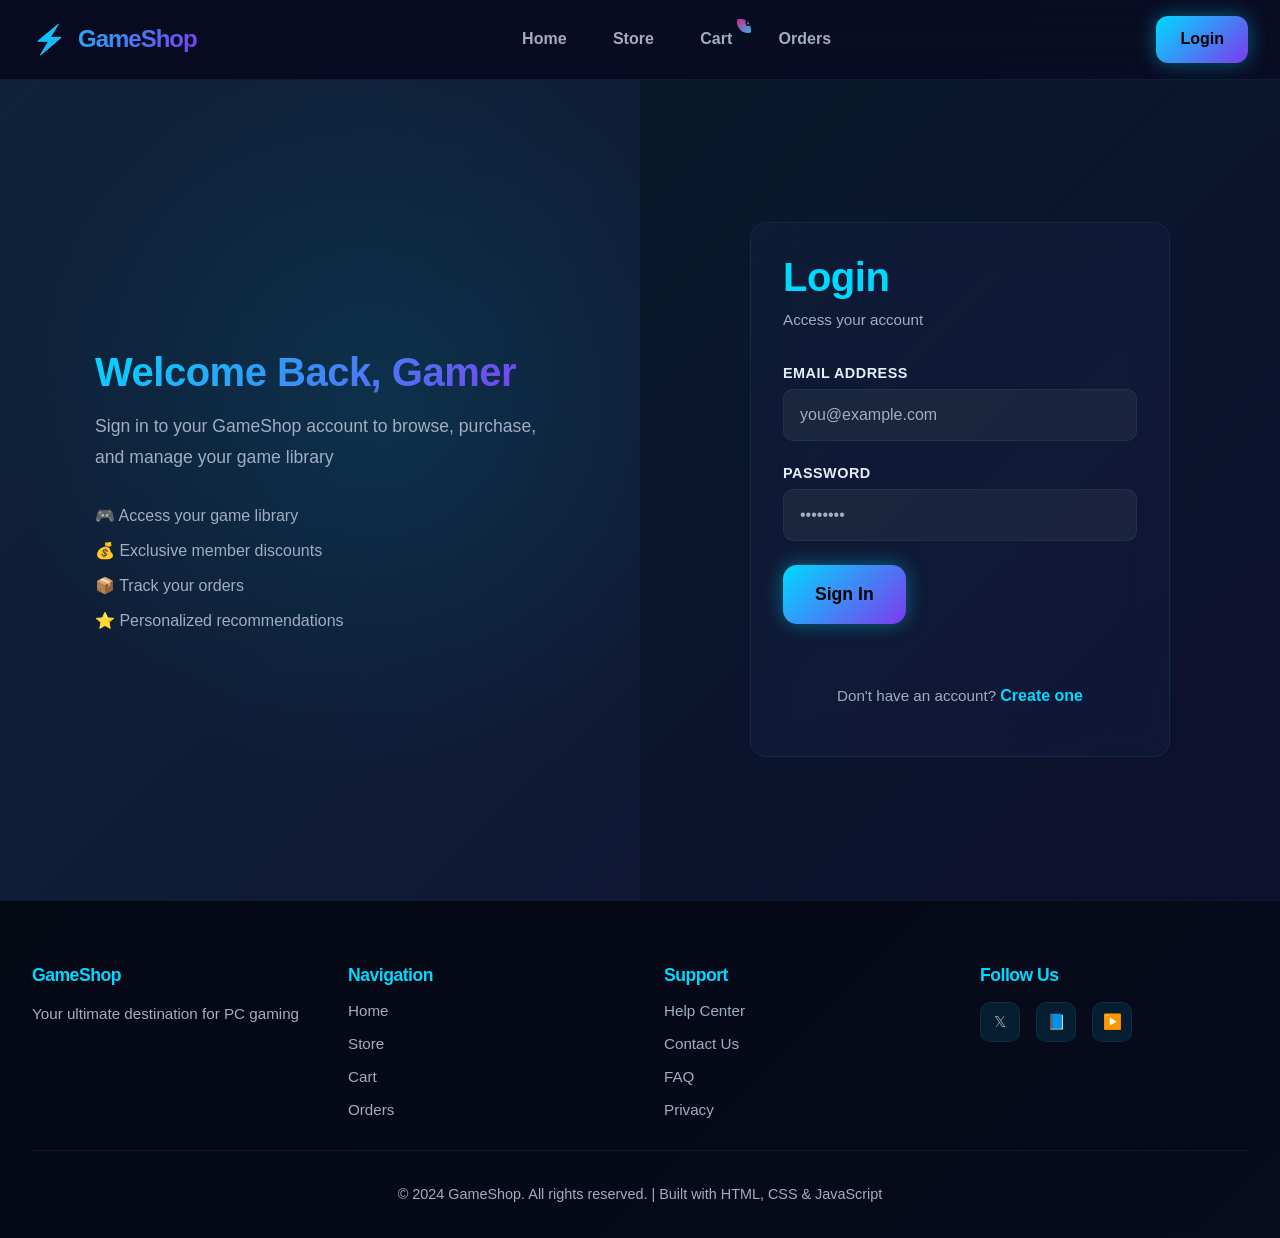
<file: admin.html>
<!doctype html>
<html lang="en">
  <head>
    <meta charset="UTF-8" />
    <meta name="viewport" content="width=device-width, initial-scale=1.0" />
    <title>GameShop | Admin Dashboard</title>
    <link rel="stylesheet" href="styles.css" />
  </head>
  <body data-page="admin">
    <header class="topbar">
      <div class="brand">
        <span class="brand-icon">⚡</span>
        <span class="brand-text">GameShop</span>
      </div>
      <nav class="nav-links">
        <a href="index.html" class="nav-btn">Home</a>
        <a href="products.html" class="nav-btn">Store</a>
        <a href="cart.html" class="nav-btn cart-link">
          <span>Cart</span>
          <span id="cart-count" class="cart-badge">0</span>
        </a>
        <a href="orders.html" class="nav-btn">Orders</a>
      </nav>
      <div class="nav-actions">
        <a id="admin-dashboard-btn" href="admin.html" class="secondary-btn"
          >Admin</a
        >
        <a id="login-btn" href="auth.html" class="primary-btn hide">Login</a>
        <button id="logout-btn" class="primary-btn hide">Logout</button>
        <span id="user-greeting" class="user-greeting hide"></span>
      </div>
    </header>

    <main>
      <div class="admin-container">
        <!-- SIDEBAR -->
        <aside class="admin-sidebar">
          <div class="admin-sidebar-header">
            <h3>Dashboard</h3>
          </div>
          <nav class="admin-nav">
            <button class="admin-tab-btn active" data-admin-tab="products">
              <span class="tab-icon">🎮</span>
              <span>Games</span>
            </button>
            <button class="admin-tab-btn" data-admin-tab="orders">
              <span class="tab-icon">📦</span>
              <span>Orders</span>
            </button>
            <button class="admin-tab-btn" data-admin-tab="users">
              <span class="tab-icon">👥</span>
              <span>Users</span>
            </button>
          </nav>
        </aside>

        <!-- MAIN CONTENT -->
        <div class="admin-content">
          <!-- PRODUCTS PANEL -->
          <div id="admin-products" class="admin-panel active">
            <div class="panel-header">
              <div>
                <h1>Game Management</h1>
                <p>Manage your game catalog</p>
              </div>
              <button id="new-product-btn" class="btn btn-primary">
                + Add New Game
              </button>
            </div>

            <!-- STATS CARDS -->
            <div class="admin-stats-grid">
              <div class="stat-card">
                <div class="stat-icon">🎮</div>
                <div class="stat-content">
                  <span class="stat-label">Total Games</span>
                  <span class="stat-value" id="total-games">0</span>
                </div>
              </div>
              <div class="stat-card">
                <div class="stat-icon">💰</div>
                <div class="stat-content">
                  <span class="stat-label">Total Revenue</span>
                  <span class="stat-value" id="total-revenue">$0</span>
                </div>
              </div>
              <div class="stat-card">
                <div class="stat-icon">📈</div>
                <div class="stat-content">
                  <span class="stat-label">Total Sales</span>
                  <span class="stat-value" id="total-sales">0</span>
                </div>
              </div>
            </div>

            <!-- PRODUCTS TABLE -->
            <div id="admin-product-list" class="admin-grid"></div>
          </div>

          <!-- ORDERS PANEL -->
          <div id="admin-orders" class="admin-panel">
            <div class="panel-header">
              <div>
                <h1>Order Management</h1>
                <p>View and manage customer orders</p>
              </div>
            </div>

            <!-- ORDER STATS -->
            <div class="admin-stats-grid">
              <div class="stat-card">
                <div class="stat-icon">📦</div>
                <div class="stat-content">
                  <span class="stat-label">Total Orders</span>
                  <span class="stat-value" id="total-orders">0</span>
                </div>
              </div>
              <div class="stat-card">
                <div class="stat-icon">✅</div>
                <div class="stat-content">
                  <span class="stat-label">Completed</span>
                  <span class="stat-value" id="completed-orders">0</span>
                </div>
              </div>
              <div class="stat-card">
                <div class="stat-icon">⏳</div>
                <div class="stat-content">
                  <span class="stat-label">Pending</span>
                  <span class="stat-value" id="pending-orders">0</span>
                </div>
              </div>
            </div>

            <div id="admin-order-list"></div>
          </div>

          <!-- USERS PANEL -->
          <div id="admin-users" class="admin-panel">
            <div class="panel-header">
              <div>
                <h1>User Management</h1>
                <p>Manage customer accounts</p>
              </div>
              <button id="new-user-btn" class="btn btn-primary">
                + Add New User
              </button>
            </div>

            <!-- USER STATS -->
            <div class="admin-stats-grid">
              <div class="stat-card">
                <div class="stat-icon">👥</div>
                <div class="stat-content">
                  <span class="stat-label">Total Users</span>
                  <span class="stat-value" id="total-users">0</span>
                </div>
              </div>
              <div class="stat-card">
                <div class="stat-icon">✨</div>
                <div class="stat-content">
                  <span class="stat-label">Active Users</span>
                  <span class="stat-value" id="active-users">0</span>
                </div>
              </div>
            </div>

            <div id="admin-user-list"></div>
          </div>
        </div>
      </div>
    </main>

    <!-- MODAL -->
    <div id="modal" class="modal hide">
      <div class="modal-card">
        <h3 id="modal-title"></h3>
        <form id="modal-form" class="modal-form"></form>
        <div class="modal-actions">
          <button id="modal-cancel" type="button" class="btn btn-secondary">
            Cancel
          </button>
          <button id="modal-save" type="submit" class="btn btn-primary">
            Save
          </button>
        </div>
      </div>
    </div>

    <footer class="footer" style="margin-top: auto;">
      <div class="footer-bottom">
        <p>&copy; 2024 GameShop Admin Dashboard | Built with HTML, CSS & JavaScript</p>
      </div>
    </footer>

    <script type="module" src="src/pages/admin/admin.page.js"></script>
  </body>
</html>
</file>
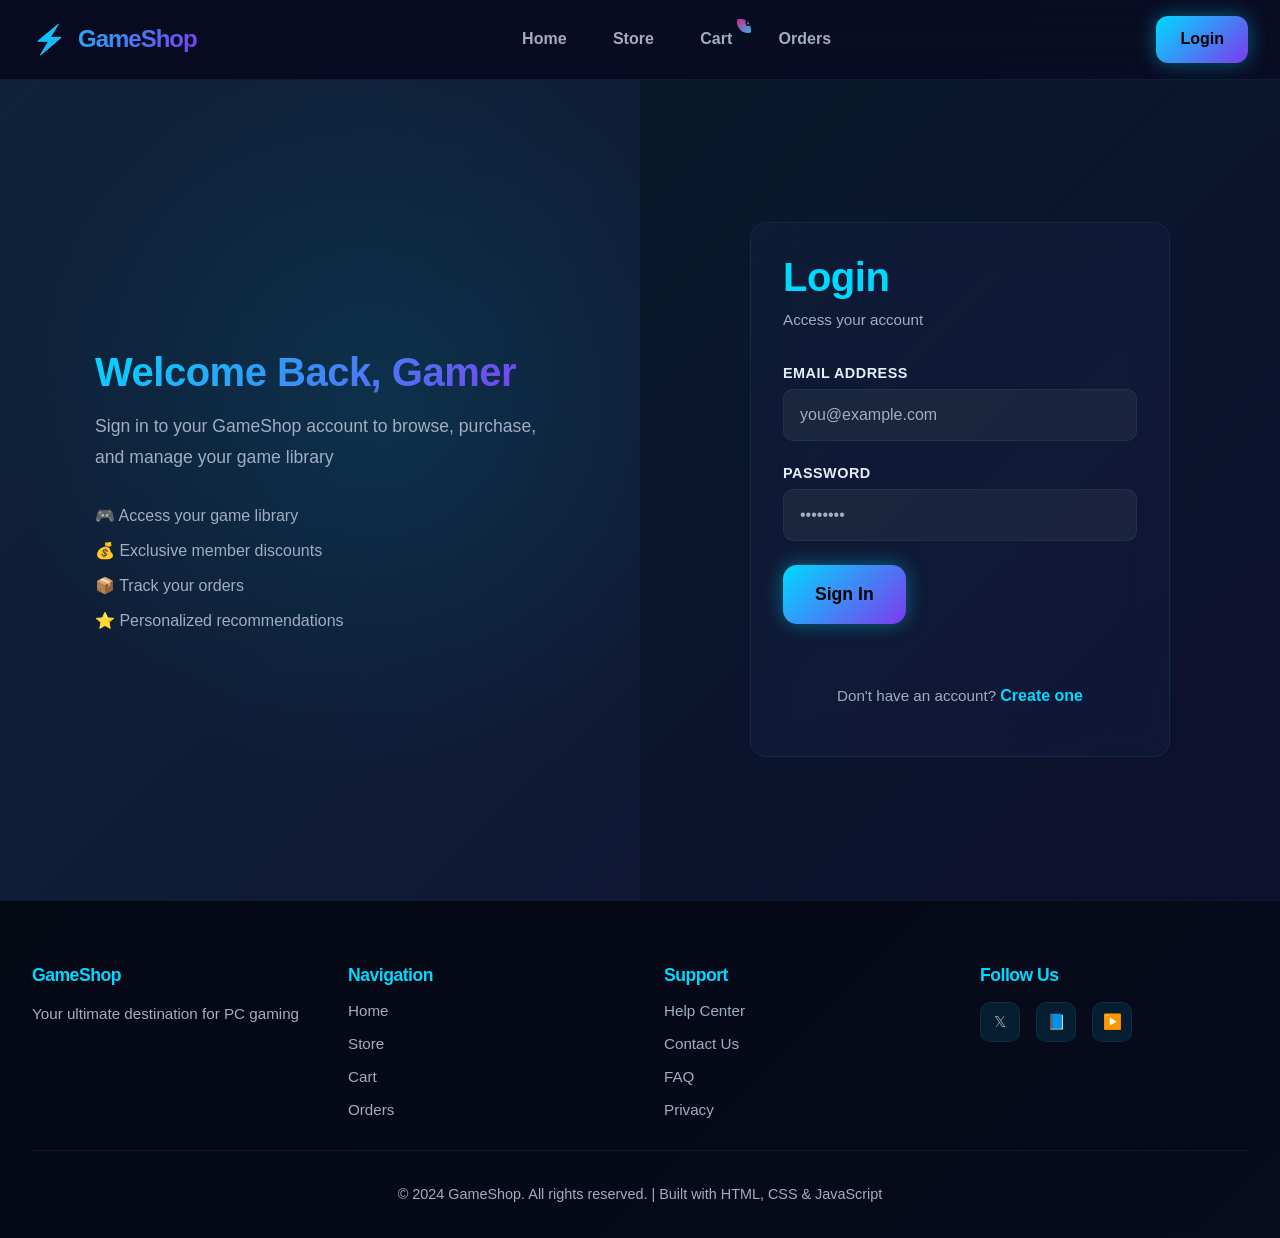
<file: auth.html>
<!doctype html>
<html lang="en">
  <head>
    <meta charset="UTF-8" />
    <meta name="viewport" content="width=device-width, initial-scale=1.0" />
    <title>GameShop | Login & Register</title>
    <link rel="stylesheet" href="styles.css" />
  </head>
  <body data-page="auth">
    <header class="topbar">
      <div class="brand">
        <span class="brand-icon">⚡</span>
        <span class="brand-text">GameShop</span>
      </div>
      <nav class="nav-links">
        <a href="index.html" class="nav-btn">Home</a>
        <a href="products.html" class="nav-btn">Store</a>
        <a href="cart.html" class="nav-btn cart-link">
          <span>Cart</span>
          <span id="cart-count" class="cart-badge">0</span>
        </a>
        <a href="orders.html" class="nav-btn">Orders</a>
      </nav>
      <div class="nav-actions">
        <a id="admin-dashboard-btn" href="admin.html" class="secondary-btn hide"
          >Admin</a
        >
        <a id="login-btn" href="auth.html" class="primary-btn hide">Login</a>
        <button id="logout-btn" class="primary-btn hide">Logout</button>
        <span id="user-greeting" class="user-greeting hide"></span>
      </div>
    </header>

    <main>
      <div class="auth-container">
        <!-- LEFT SIDE - HERO -->
        <div class="auth-hero">
          <div class="auth-hero-content">
            <h1>Welcome Back, Gamer</h1>
            <p>Sign in to your GameShop account to browse, purchase, and manage your game library</p>
            <ul class="auth-benefits">
              <li>🎮 Access your game library</li>
              <li>💰 Exclusive member discounts</li>
              <li>📦 Track your orders</li>
              <li>⭐ Personalized recommendations</li>
            </ul>
          </div>
        </div>

        <!-- RIGHT SIDE - FORMS -->
        <div class="auth-panel">
          <!-- LOGIN FORM -->
          <div class="auth-box login-box">
            <div class="auth-box-header">
              <h2>Login</h2>
              <p>Access your account</p>
            </div>
            <div class="form-group">
              <label for="login-email">Email Address</label>
              <input id="login-email" type="email" placeholder="you@example.com" />
            </div>
            <div class="form-group">
              <label for="login-password">Password</label>
              <input id="login-password" type="password" placeholder="••••••••" />
            </div>
            <button id="login-submit" class="btn btn-primary btn-large">Sign In</button>
            <div id="login-message" class="message"></div>
            <p class="auth-switch">
              Don't have an account?
              <button id="show-register" class="link-btn">Create one</button>
            </p>
          </div>

          <!-- REGISTER FORM -->
          <div class="auth-box register-box hide">
            <div class="auth-box-header">
              <h2>Create Account</h2>
              <p>Join the gaming community</p>
            </div>
            <div class="form-group">
              <label for="register-name">Full Name</label>
              <input id="register-name" type="text" placeholder="Your name" />
            </div>
            <div class="form-group">
              <label for="register-email">Email Address</label>
              <input id="register-email" type="email" placeholder="you@example.com" />
            </div>
            <div class="form-group">
              <label for="register-password">Password</label>
              <input id="register-password" type="password" placeholder="••••••••" />
            </div>
            <div class="form-group">
              <label for="password-confirmation">Confirm Password</label>
              <input id="password-confirmation" type="password" placeholder="••••••••" />
            </div>
            <button id="register-submit" class="btn btn-primary btn-large">Create Account</button>
            <div id="register-message" class="message"></div>
            <p class="auth-switch">
              Already have an account?
              <button id="show-login" class="link-btn">Sign in</button>
            </p>
          </div>
        </div>
      </div>
    </main>

    <footer class="footer">
      <div class="footer-content">
        <div class="footer-column">
          <h4>GameShop</h4>
          <p>Your ultimate destination for PC gaming</p>
        </div>
        <div class="footer-column">
          <h4>Navigation</h4>
          <a href="index.html">Home</a>
          <a href="products.html">Store</a>
          <a href="cart.html">Cart</a>
          <a href="orders.html">Orders</a>
        </div>
        <div class="footer-column">
          <h4>Support</h4>
          <a href="#">Help Center</a>
          <a href="#">Contact Us</a>
          <a href="#">FAQ</a>
          <a href="#">Privacy</a>
        </div>
        <div class="footer-column">
          <h4>Follow Us</h4>
          <div class="social-links">
            <a href="#" class="social-icon">𝕏</a>
            <a href="#" class="social-icon">📘</a>
            <a href="#" class="social-icon">▶️</a>
          </div>
        </div>
      </div>
      <div class="footer-bottom">
        <p>&copy; 2024 GameShop. All rights reserved. | Built with HTML, CSS & JavaScript</p>
      </div>
    </footer>

    <script type="module" src="src/pages/auth/auth.page.js"></script>
  </body>
</html>
</file>
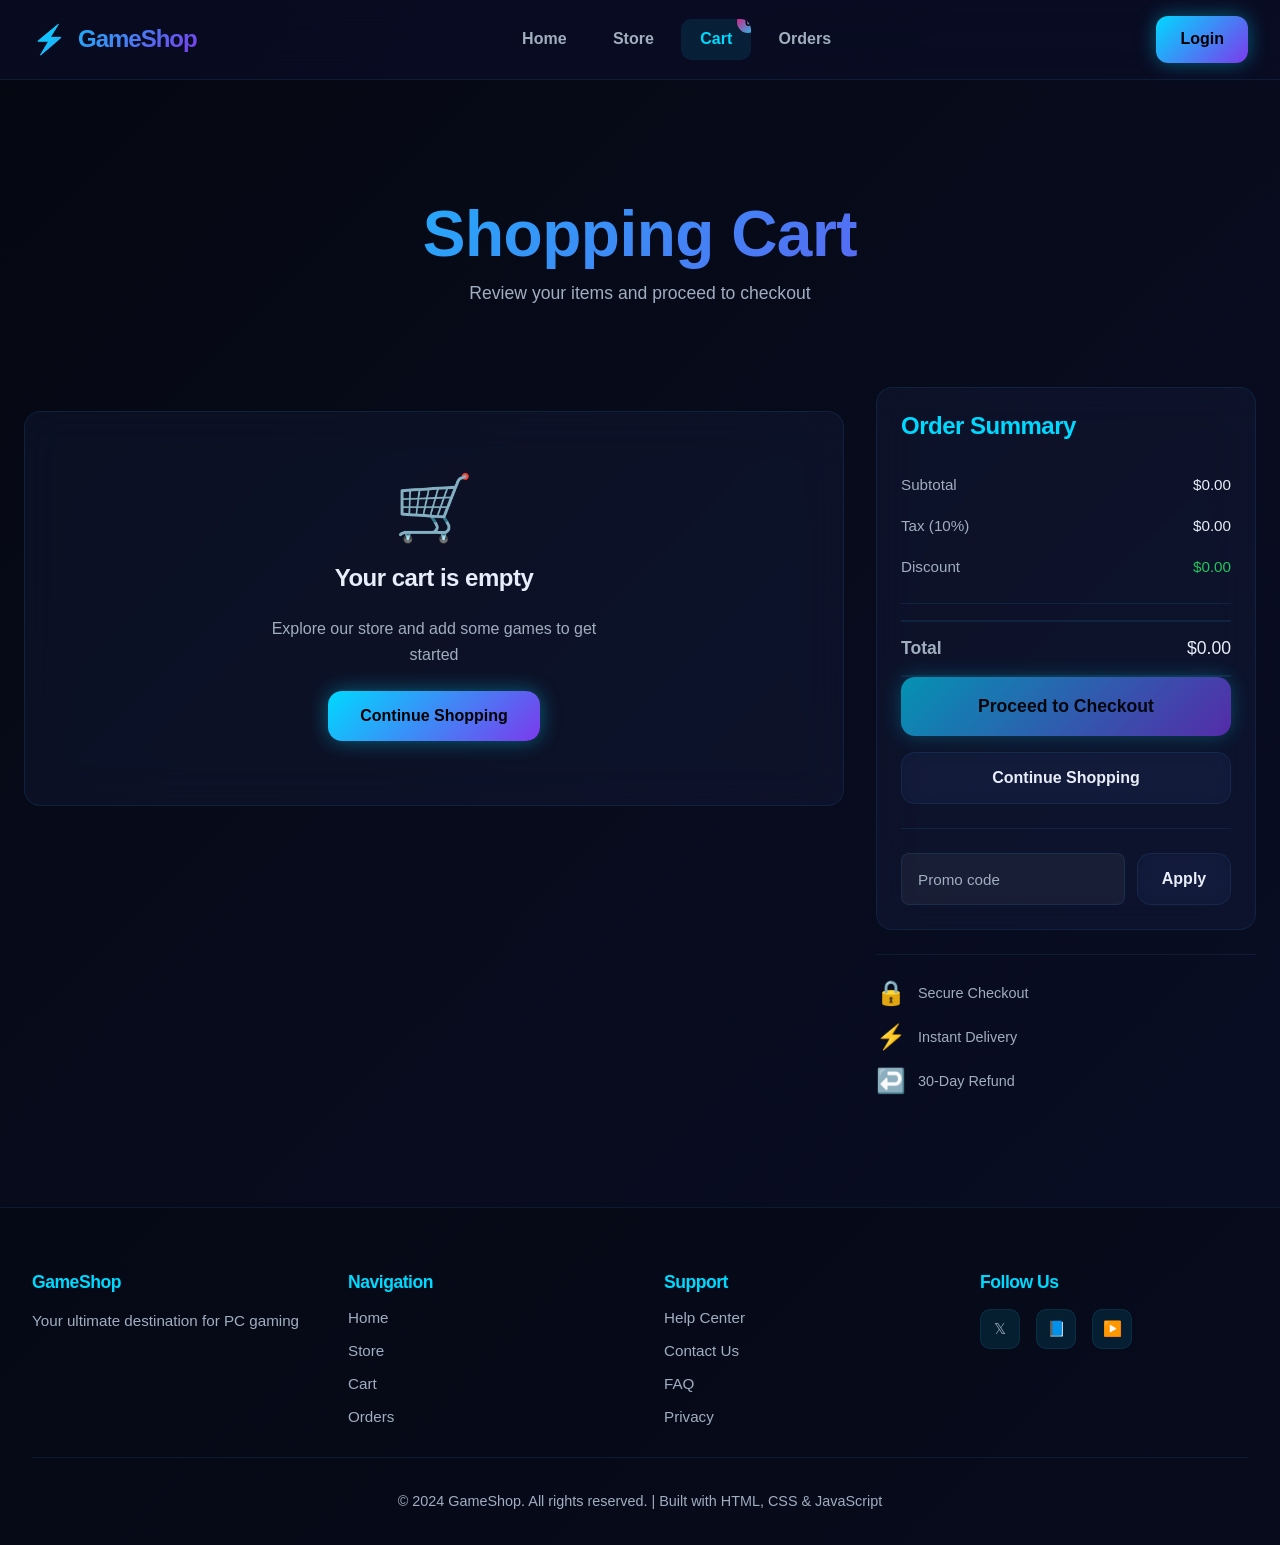
<file: cart.html>
<!doctype html>
<html lang="en">
  <head>
    <meta charset="UTF-8" />
    <meta name="viewport" content="width=device-width, initial-scale=1.0" />
    <title>GameShop | Shopping Cart</title>
    <link rel="stylesheet" href="styles.css" />
  </head>
  <body data-page="cart">
    <header class="topbar">
      <div class="brand">
        <span class="brand-icon">⚡</span>
        <span class="brand-text">GameShop</span>
      </div>
      <nav class="nav-links">
        <a href="index.html" class="nav-btn">Home</a>
        <a href="products.html" class="nav-btn">Store</a>
        <a href="cart.html" class="nav-btn cart-link active">
          <span>Cart</span>
          <span id="cart-count" class="cart-badge">0</span>
        </a>
        <a href="orders.html" class="nav-btn">Orders</a>
      </nav>
      <div class="nav-actions">
        <a id="admin-dashboard-btn" href="admin.html" class="secondary-btn hide"
          >Admin</a
        >
        <a id="login-btn" href="auth.html" class="primary-btn">Login</a>
        <button id="logout-btn" class="primary-btn hide">Logout</button>
        <span id="user-greeting" class="user-greeting hide"></span>
      </div>
    </header>

    <main>
      <div class="container">
        <!-- PAGE HEADER -->
        <section class="page-header">
          <h1>Shopping Cart</h1>
          <p>Review your items and proceed to checkout</p>
        </section>

        <!-- CART LAYOUT -->
        <div class="cart-layout">
          <!-- CART ITEMS -->
          <div class="cart-items-section">
            <div id="cart-list"></div>
            <div id="empty-cart-state" class="empty-state hide">
              <div class="empty-state-icon">🛒</div>
              <h3>Your cart is empty</h3>
              <p>Explore our store and add some games to get started</p>
              <a href="products.html" class="btn btn-primary"
                >Continue Shopping</a
              >
            </div>
          </div>

          <!-- ORDER SUMMARY SIDEBAR -->
          <aside class="cart-summary-sidebar">
            <div class="summary-card">
              <h3>Order Summary</h3>

              <div class="summary-row">
                <span>Subtotal</span>
                <span id="subtotal">$0.00</span>
              </div>
              <div class="summary-row">
                <span>Tax (10%)</span>
                <span id="tax">$0.00</span>
              </div>
              <div class="summary-row">
                <span>Discount</span>
                <span id="discount" class="discount-value">$0.00</span>
              </div>

              <div class="summary-divider"></div>

              <div class="summary-row summary-total">
                <span>Total</span>
                <span id="cart-total">$0.00</span>
              </div>

              <button id="checkout-btn" class="btn btn-primary btn-large">
                Proceed to Checkout
              </button>

              <a
                href="products.html"
                class="btn btn-secondary"
                style="width: 100%; margin-top: 1rem">
                Continue Shopping
              </a>

              <div class="promo-section">
                <input
                  type="text"
                  placeholder="Promo code"
                  class="promo-input" />
                <button class="btn btn-secondary">Apply</button>
              </div>
            </div>

            <div class="trust-badges">
              <div class="badge-item">
                <span class="badge-icon">🔒</span>
                <span>Secure Checkout</span>
              </div>
              <div class="badge-item">
                <span class="badge-icon">⚡</span>
                <span>Instant Delivery</span>
              </div>
              <div class="badge-item">
                <span class="badge-icon">↩️</span>
                <span>30-Day Refund</span>
              </div>
            </div>
          </aside>
        </div>
      </div>
    </main>

    <footer class="footer">
      <div class="footer-content">
        <div class="footer-column">
          <h4>GameShop</h4>
          <p>Your ultimate destination for PC gaming</p>
        </div>
        <div class="footer-column">
          <h4>Navigation</h4>
          <a href="index.html">Home</a>
          <a href="products.html">Store</a>
          <a href="cart.html">Cart</a>
          <a href="orders.html">Orders</a>
        </div>
        <div class="footer-column">
          <h4>Support</h4>
          <a href="#">Help Center</a>
          <a href="#">Contact Us</a>
          <a href="#">FAQ</a>
          <a href="#">Privacy</a>
        </div>
        <div class="footer-column">
          <h4>Follow Us</h4>
          <div class="social-links">
            <a href="#" class="social-icon">𝕏</a>
            <a href="#" class="social-icon">📘</a>
            <a href="#" class="social-icon">▶️</a>
          </div>
        </div>
      </div>
      <div class="footer-bottom">
        <p>
          &copy; 2024 GameShop. All rights reserved. | Built with HTML, CSS &
          JavaScript
        </p>
      </div>
    </footer>

    <script type="module" src="src/pages/cart/cart.page.js"></script>
  </body>
</html>
</file>
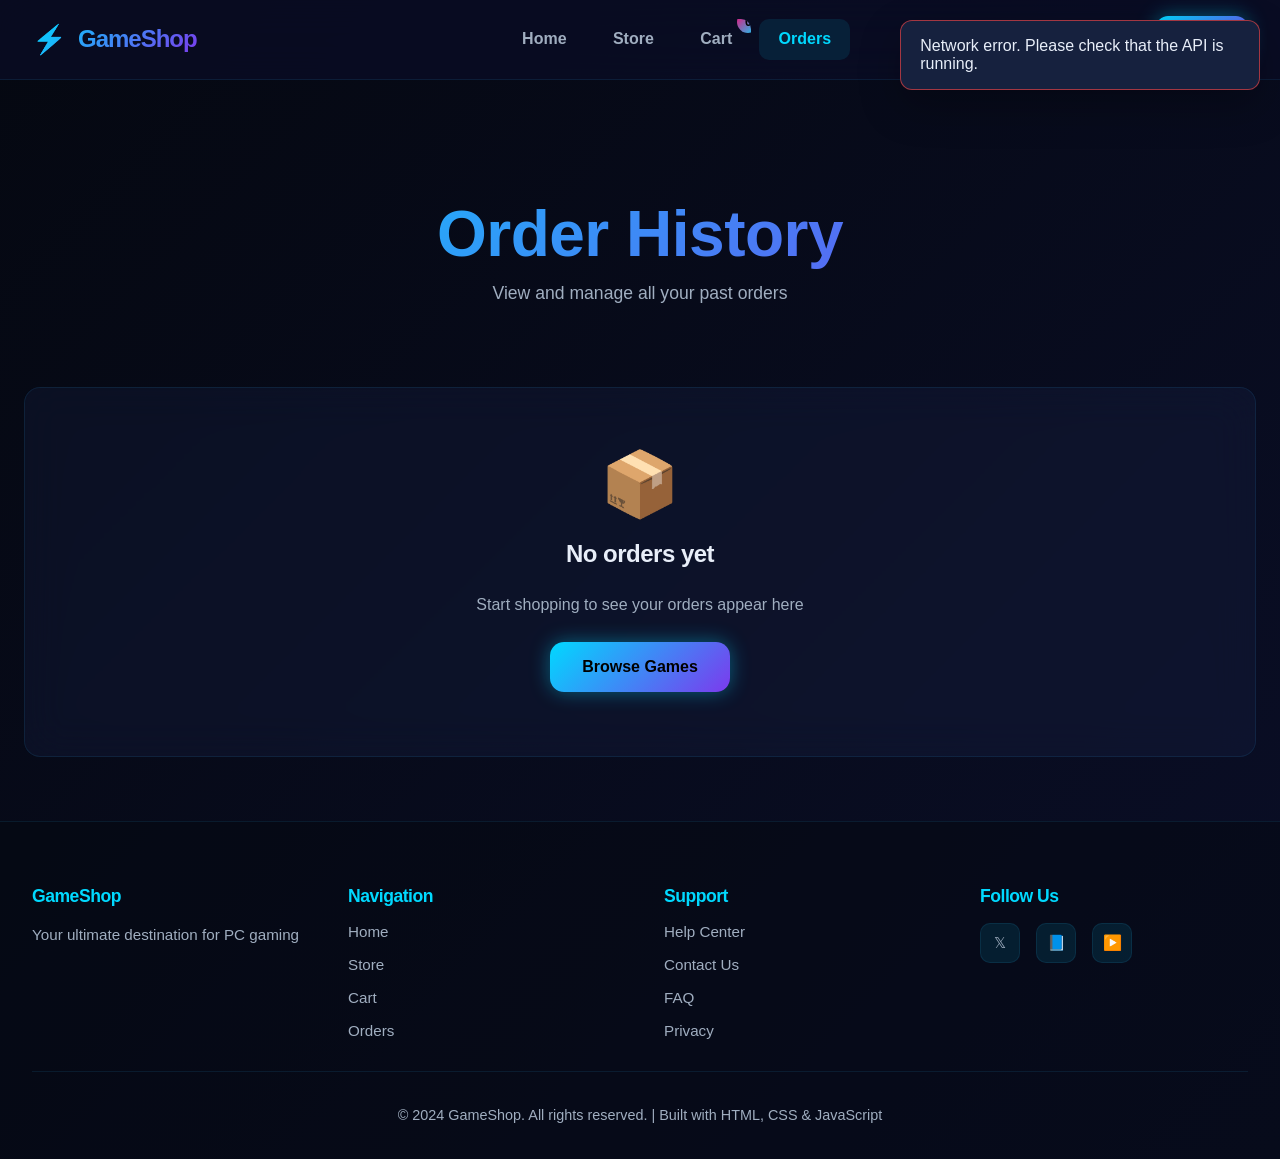
<file: orders.html>
<!doctype html>
<html lang="en">
  <head>
    <meta charset="UTF-8" />
    <meta name="viewport" content="width=device-width, initial-scale=1.0" />
    <title>GameShop | My Orders</title>
    <link rel="stylesheet" href="styles.css" />
  </head>
  <body data-page="orders">
    <header class="topbar">
      <div class="brand">
        <span class="brand-icon">⚡</span>
        <span class="brand-text">GameShop</span>
      </div>
      <nav class="nav-links">
        <a href="index.html" class="nav-btn">Home</a>
        <a href="products.html" class="nav-btn">Store</a>
        <a href="cart.html" class="nav-btn cart-link">
          <span>Cart</span>
          <span id="cart-count" class="cart-badge">0</span>
        </a>
        <a href="orders.html" class="nav-btn active">Orders</a>
      </nav>
      <div class="nav-actions">
        <a id="admin-dashboard-btn" href="admin.html" class="secondary-btn hide"
          >Admin</a
        >
        <a id="login-btn" href="auth.html" class="primary-btn">Login</a>
        <button id="logout-btn" class="primary-btn hide">Logout</button>
        <span id="user-greeting" class="user-greeting hide"></span>
      </div>
    </header>

    <main>
      <div class="container">
        <!-- PAGE HEADER -->
        <section class="page-header">
          <h1>Order History</h1>
          <p>View and manage all your past orders</p>
        </section>

        <!-- ORDERS LIST -->
        <div id="orders-list"></div>

        <!-- EMPTY STATE -->
        <div id="empty-orders-state" class="empty-state hide">
          <div class="empty-state-icon">📦</div>
          <h3>No orders yet</h3>
          <p>Start shopping to see your orders appear here</p>
          <a href="products.html" class="btn btn-primary">Browse Games</a>
        </div>
      </div>
    </main>

    <footer class="footer">
      <div class="footer-content">
        <div class="footer-column">
          <h4>GameShop</h4>
          <p>Your ultimate destination for PC gaming</p>
        </div>
        <div class="footer-column">
          <h4>Navigation</h4>
          <a href="index.html">Home</a>
          <a href="products.html">Store</a>
          <a href="cart.html">Cart</a>
          <a href="orders.html">Orders</a>
        </div>
        <div class="footer-column">
          <h4>Support</h4>
          <a href="#">Help Center</a>
          <a href="#">Contact Us</a>
          <a href="#">FAQ</a>
          <a href="#">Privacy</a>
        </div>
        <div class="footer-column">
          <h4>Follow Us</h4>
          <div class="social-links">
            <a href="#" class="social-icon">𝕏</a>
            <a href="#" class="social-icon">📘</a>
            <a href="#" class="social-icon">▶️</a>
          </div>
        </div>
      </div>
      <div class="footer-bottom">
        <p>&copy; 2024 GameShop. All rights reserved. | Built with HTML, CSS & JavaScript</p>
      </div>
    </footer>

    <script type="module" src="src/pages/orders/orders.page.js"></script>
  </body>
</html>
</file>
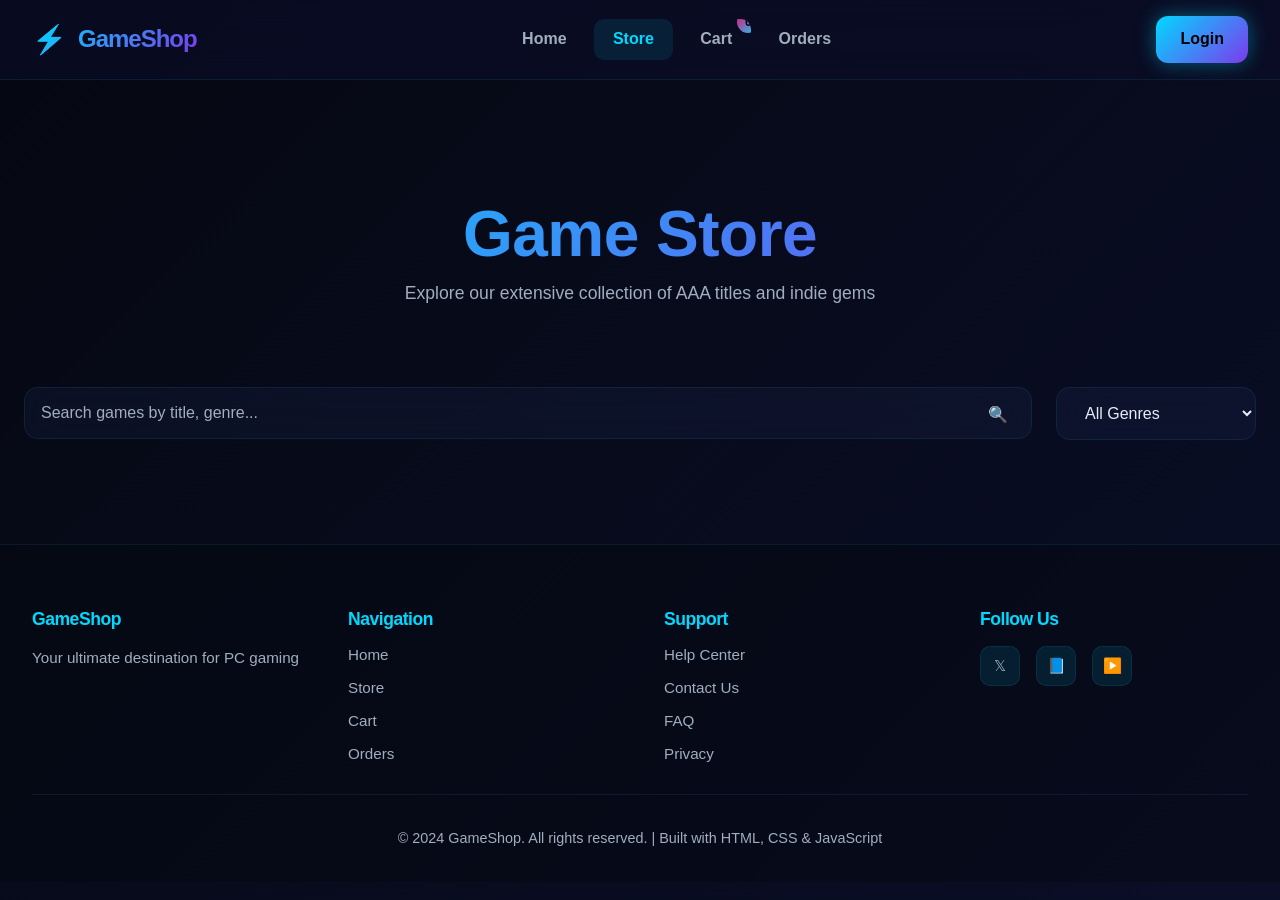
<file: product.html>
<!doctype html>
<html lang="en">
  <head>
    <meta charset="UTF-8" />
    <meta name="viewport" content="width=device-width, initial-scale=1.0" />
    <title>GameShop | Game Details</title>
    <link rel="stylesheet" href="styles.css" />
  </head>
  <body data-page="product">
    <header class="topbar">
      <div class="brand">
        <span class="brand-icon">⚡</span>
        <span class="brand-text">GameShop</span>
      </div>
      <nav class="nav-links">
        <a href="index.html" class="nav-btn">Home</a>
        <a href="products.html" class="nav-btn">Store</a>
        <a href="cart.html" class="nav-btn cart-link">
          <span>Cart</span>
          <span id="cart-count" class="cart-badge">0</span>
        </a>
        <a href="orders.html" class="nav-btn">Orders</a>
      </nav>
      <div class="nav-actions">
        <a id="admin-dashboard-btn" href="admin.html" class="secondary-btn hide"
          >Admin</a
        >
        <a id="login-btn" href="auth.html" class="primary-btn">Login</a>
        <button id="logout-btn" class="primary-btn hide">Logout</button>
        <span id="user-greeting" class="user-greeting hide"></span>
      </div>
    </header>

    <main>
      <div class="container">
        <!-- BACK BUTTON -->
        <button class="back-btn" id="detail-back">← Back to Store</button>

        <!-- PRODUCT HERO -->
        <section class="product-hero">
          <div class="product-image-section">
            <img id="product-image" alt="Product image" class="product-hero-image" />
            <div class="image-badge" id="product-category"></div>
          </div>

          <!-- PRODUCT INFO -->
          <div class="product-info-section">
            <h1 id="product-title" class="product-title"></h1>
            <div class="product-meta">
              <span class="tag" id="product-category-tag"></span>
              <span class="rating">★★★★★ (2.4K reviews)</span>
            </div>

            <div class="product-description">
              <p id="product-description"></p>
            </div>

            <!-- METADATA CARDS -->
            <div class="product-specs">
              <div class="spec-card">
                <span class="spec-label">Price</span>
                <span class="spec-value price" id="product-price"></span>
              </div>
              <div class="spec-card">
                <span class="spec-label">Stock</span>
                <span class="spec-value" id="product-stock"></span>
              </div>
            </div>

            <!-- CTA SECTION -->
            <div class="product-actions">
              <button id="product-add-cart" class="btn btn-primary btn-large">
                🛒 Add to Cart
              </button>
              <button class="btn btn-secondary btn-large wishlist-btn">
                ♡ Add to Wishlist
              </button>
            </div>

            <!-- INFO PANELS -->
            <div class="product-features">
              <div class="feature-item">
                <span class="feature-icon">⚡</span>
                <span>Instant Delivery</span>
              </div>
              <div class="feature-item">
                <span class="feature-icon">🔒</span>
                <span>Secure Purchase</span>
              </div>
              <div class="feature-item">
                <span class="feature-icon">↩️</span>
                <span>30-Day Refund</span>
              </div>
            </div>
          </div>
        </section>

        <!-- RELATED PRODUCTS SECTION -->
        <section class="related-products-section">
          <h2 class="section-title">You Might Also Like</h2>
          <div class="products-grid" id="related-products"></div>
        </section>
      </div>
    </main>

    <footer class="footer">
      <div class="footer-content">
        <div class="footer-column">
          <h4>GameShop</h4>
          <p>Your ultimate destination for PC gaming</p>
        </div>
        <div class="footer-column">
          <h4>Navigation</h4>
          <a href="index.html">Home</a>
          <a href="products.html">Store</a>
          <a href="cart.html">Cart</a>
          <a href="orders.html">Orders</a>
        </div>
        <div class="footer-column">
          <h4>Support</h4>
          <a href="#">Help Center</a>
          <a href="#">Contact Us</a>
          <a href="#">FAQ</a>
          <a href="#">Privacy</a>
        </div>
        <div class="footer-column">
          <h4>Follow Us</h4>
          <div class="social-links">
            <a href="#" class="social-icon">𝕏</a>
            <a href="#" class="social-icon">📘</a>
            <a href="#" class="social-icon">▶️</a>
          </div>
        </div>
      </div>
      <div class="footer-bottom">
        <p>&copy; 2024 GameShop. All rights reserved. | Built with HTML, CSS & JavaScript</p>
      </div>
    </footer>

    <script type="module" src="src/pages/product/product.page.js"></script>
  </body>
</html>
</file>
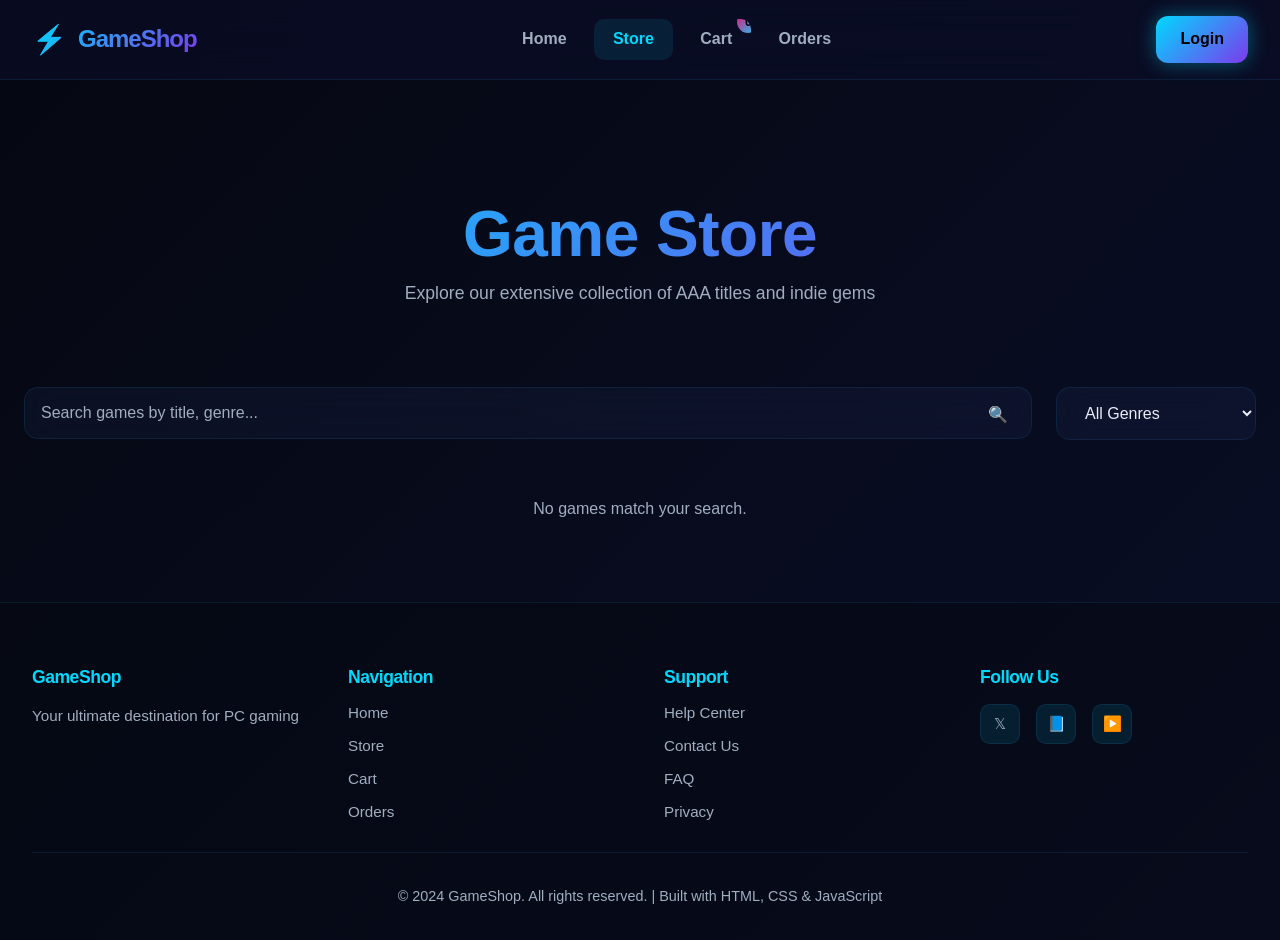
<file: products.html>
<!doctype html>
<html lang="en">
  <head>
    <meta charset="UTF-8" />
    <meta name="viewport" content="width=device-width, initial-scale=1.0" />
    <title>GameShop | Game Store</title>
    <link rel="stylesheet" href="styles.css" />
  </head>
  <body data-page="products">
    <header class="topbar">
      <div class="brand">
        <span class="brand-icon">⚡</span>
        <span class="brand-text">GameShop</span>
      </div>
      <nav class="nav-links">
        <a href="index.html" class="nav-btn">Home</a>
        <a href="products.html" class="nav-btn active">Store</a>
        <a href="cart.html" class="nav-btn cart-link">
          <span>Cart</span>
          <span id="cart-count" class="cart-badge">0</span>
        </a>
        <a href="orders.html" class="nav-btn">Orders</a>
      </nav>
      <div class="nav-actions">
        <a id="admin-dashboard-btn" href="admin.html" class="secondary-btn hide"
          >Admin</a
        >
        <a id="login-btn" href="auth.html" class="primary-btn">Login</a>
        <button id="logout-btn" class="primary-btn hide">Logout</button>
        <span id="user-greeting" class="user-greeting hide"></span>
      </div>
    </header>

    <main>
      <div class="container">
        <!-- PAGE HEADER -->
        <section class="page-header">
          <h1>Game Store</h1>
          <p>Explore our extensive collection of AAA titles and indie gems</p>
        </section>

        <!-- SEARCH & FILTER SECTION -->
        <section class="search-filter-section">
          <div class="search-container">
            <input
              id="search-input"
              type="search"
              placeholder="Search games by title, genre..."
              class="search-input" />
            <span class="search-icon">🔍</span>
          </div>
          <div class="filter-container">
            <select id="filter-select" class="filter-select">
              <option value="all">All Genres</option>
              <option value="action">Action</option>
              <option value="adventure">Adventure</option>
              <option value="rpg">RPG</option>
              <option value="sports">Sports</option>
              <option value="strategy">Strategy</option>
            </select>
          </div>
        </section>

        <!-- PRODUCTS GRID -->
        <section id="product-grid" class="products-grid"></section>
      </div>
    </main>

    <footer class="footer">
      <div class="footer-content">
        <div class="footer-column">
          <h4>GameShop</h4>
          <p>Your ultimate destination for PC gaming</p>
        </div>
        <div class="footer-column">
          <h4>Navigation</h4>
          <a href="index.html">Home</a>
          <a href="products.html">Store</a>
          <a href="cart.html">Cart</a>
          <a href="orders.html">Orders</a>
        </div>
        <div class="footer-column">
          <h4>Support</h4>
          <a href="#">Help Center</a>
          <a href="#">Contact Us</a>
          <a href="#">FAQ</a>
          <a href="#">Privacy</a>
        </div>
        <div class="footer-column">
          <h4>Follow Us</h4>
          <div class="social-links">
            <a href="#" class="social-icon">𝕏</a>
            <a href="#" class="social-icon">📘</a>
            <a href="#" class="social-icon">▶️</a>
          </div>
        </div>
      </div>
      <div class="footer-bottom">
        <p>&copy; 2024 GameShop. All rights reserved. | Built with HTML, CSS & JavaScript</p>
      </div>
    </footer>

    <script type="module" src="src/pages/products/products.page.js"></script>
  </body>
</html>
</file>
<file: styles.css>
@import url("./src/styles/main.css");
</file>
